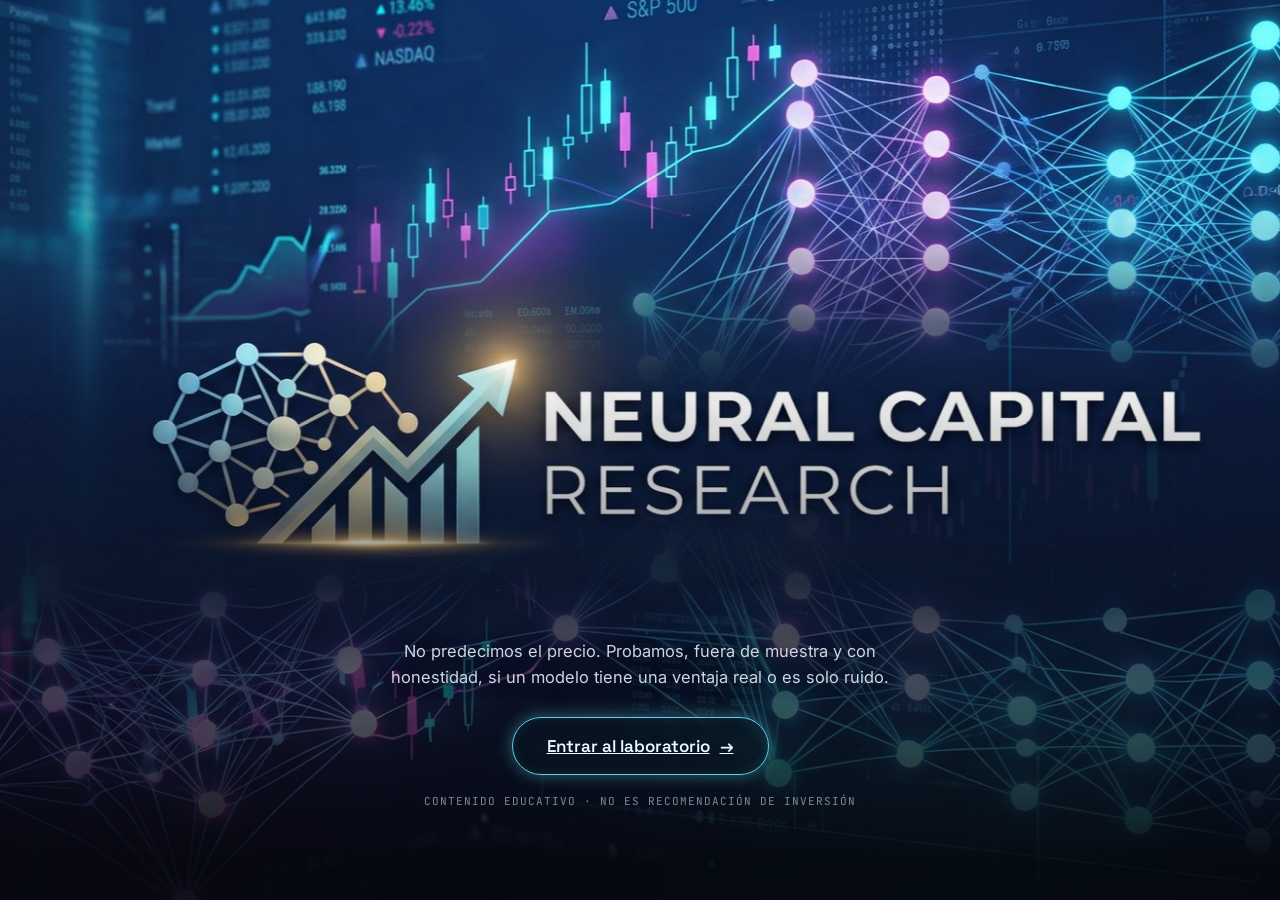
<file: index.html>
<!DOCTYPE html>
<html lang="es">
<head>
<meta charset="UTF-8">
<meta name="viewport" content="width=device-width, initial-scale=1.0">
<title>Neural Capital Research</title>
<link rel="preconnect" href="https://fonts.googleapis.com">
<link rel="preconnect" href="https://fonts.gstatic.com" crossorigin>
<link href="https://fonts.googleapis.com/css2?family=Space+Grotesk:wght@400;500;700&family=JetBrains+Mono:wght@400;500;700&family=Inter:wght@400;500&display=swap" rel="stylesheet">
<link rel="stylesheet" href="styles.css">
</head>
<body class="portada">

  <div id="intro">
    <div class="bg"></div>
    <div class="scrim"></div>
    <div class="intro-inner">
      <p class="intro-tag">No predecimos el precio. Probamos, fuera de muestra y con honestidad, si un modelo tiene una ventaja real o es solo ruido.</p>
      <a href="lab.html?id=par_oro_plata" class="enter-btn">Entrar al laboratorio <span aria-hidden="true">&rarr;</span></a>
      <p class="intro-mini">Contenido educativo &middot; no es recomendaci&oacute;n de inversi&oacute;n</p>
    </div>
  </div>

</body>
</html>
</file>
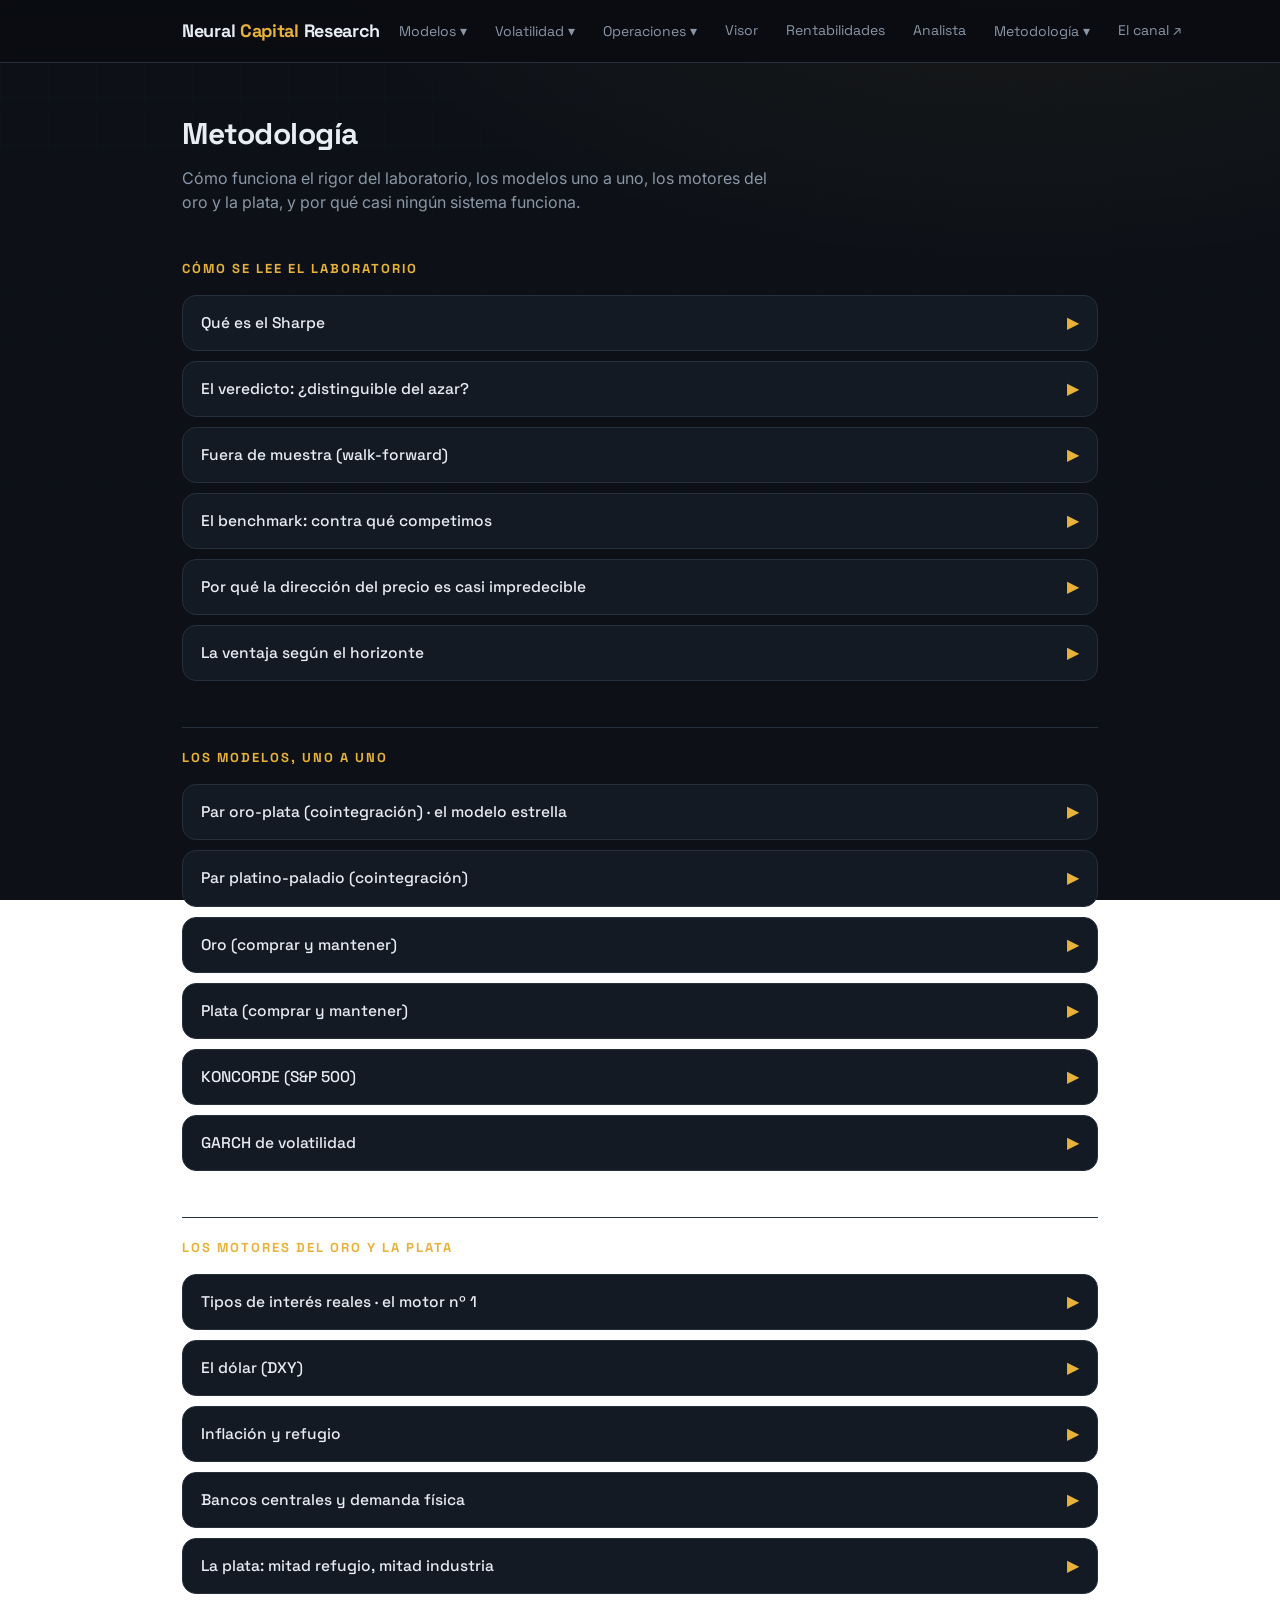
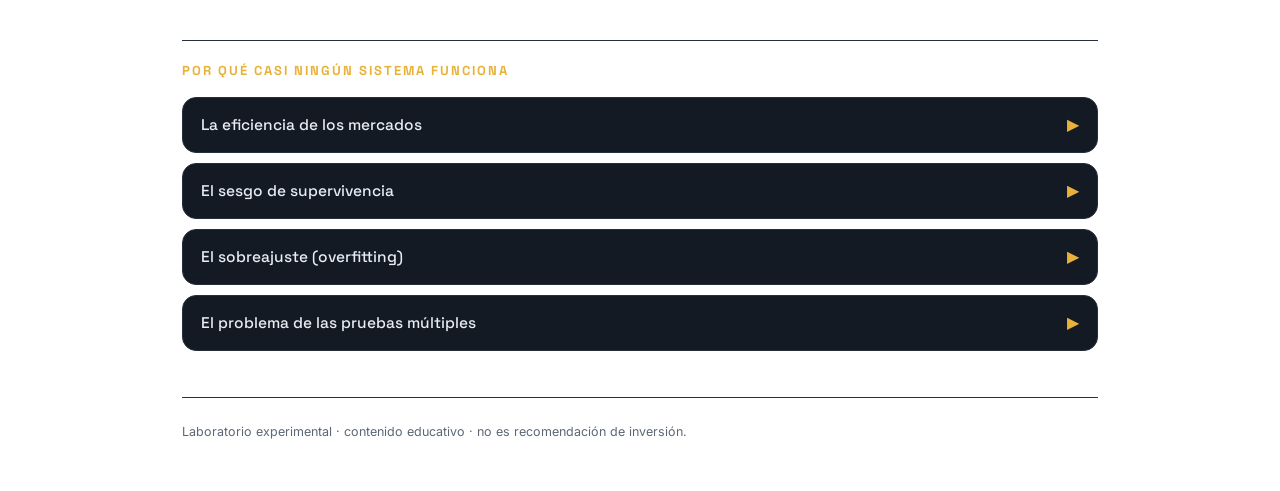
<file: metodologia.html>
<!DOCTYPE html>
<html lang="es">
<head>
<meta charset="UTF-8">
<meta name="viewport" content="width=device-width, initial-scale=1.0">
<title>Neural Capital Research &middot; metodolog&iacute;a</title>
<link rel="preconnect" href="https://fonts.googleapis.com">
<link rel="preconnect" href="https://fonts.gstatic.com" crossorigin>
<link href="https://fonts.googleapis.com/css2?family=Space+Grotesk:wght@400;500;700&family=JetBrains+Mono:wght@400;500;700&family=Inter:wght@400;500&display=swap" rel="stylesheet">
<link rel="stylesheet" href="styles.css">
</head>
<body data-page="metodologia">

  <div id="topnav"></div>

  <div class="wrap">
    <header style="padding:26px 0 4px; border:none">
      <h1 class="model-title">Metodolog&iacute;a</h1>
      <p class="tagline">C&oacute;mo funciona el rigor del laboratorio, los modelos uno a uno, los motores del oro y la plata, y por qu&eacute; casi ning&uacute;n sistema funciona.</p>
    </header>

    <section class="explain" id="explainer">


    <h2 class="sreveal" id="como-se-lee">Cómo se lee el laboratorio</h2>
    <details class="sreveal">
      <summary>Qué es el Sharpe <span class="chev">▶</span></summary>
      <div class="body">Mide la rentabilidad por unidad de riesgo asumido. Un número alto no basta: una estrategia muy rentable pero muy volátil puede tener peor Sharpe que una modesta y estable. Como guía, por encima de 1 es bueno y por encima de 2 es excelente (y sospechoso si no está muy bien validado). Es la métrica central porque pone a todos los modelos en la misma vara.</div>
    </details>
    <details class="sreveal">
      <summary>El veredicto: ¿distinguible del azar? <span class="chev">▶</span></summary>
      <div class="body">El p-valor es la probabilidad de obtener un resultado así de bueno <b>por puro azar</b>. Lo calculamos remuestreando los rendimientos por bloques (bootstrap) miles de veces, respetando su autocorrelación. Si el intervalo de confianza al 90% <b>no cruza el cero</b>, el resultado es distinguible del azar; si lo cruza, no lo es, por bonito que parezca el número. Casi ningún sitio de "señales" hace esto, y es justo lo que separa un experimento honesto del humo.</div>
    </details>
    <details class="sreveal">
      <summary>Fuera de muestra (walk-forward) <span class="chev">▶</span></summary>
      <div class="body">El modelo se evalúa solo sobre datos que <b>no ha visto</b>: se entrena con el pasado y se prueba con el futuro inmediato, avanzando en el tiempo y re-entrenándose cada mes. Es lo único que evita el autoengaño de un backtest que ya conoce el final de la película. Todas las métricas aquí son fuera de muestra y netas de comisiones.</div>
    </details>
    <details class="sreveal">
      <summary>El benchmark: contra qué competimos <span class="chev">▶</span></summary>
      <div class="body">Un modelo no compite contra cero, compite contra la alternativa fácil. Para un activo suelto, esa alternativa es comprarlo y no tocarlo (comprar y mantener). Para una estrategia neutral al mercado, como el par oro-plata, el listón es que su Sharpe sea distinguible de cero. Si un modelo no bate a su benchmark, no aporta nada aunque gane dinero: ese dinero ya lo daba el mercado gratis.</div>
    </details>
    <details class="sreveal">
      <summary>Por qué la dirección del precio es casi impredecible <span class="chev">▶</span></summary>
      <div class="body">La dirección del precio de mañana es, a efectos prácticos, casi un lanzamiento de moneda. No es magia: si hubiera una forma fácil de saber que algo va a subir, todo el mundo compraría ya hoy y el precio subiría ahora, agotando la oportunidad. Por eso el laboratorio no intenta "adivinar el precio", sino buscar los pocos rincones donde queda algo de estructura: la <b>relación entre activos</b>, la <b>volatilidad</b> y el <b>régimen de riesgo</b>.</div>
    </details>

    <details class="sreveal">
      <summary>La ventaja según el horizonte <span class="chev">▶</span></summary>
      <div class="body">Una ventaja rara vez es un sí o un no: es una curva que cambia con el plazo. Por eso cada modelo —donde tiene sentido— incluye un bloque de <b>ventaja vs horizonte</b>: medimos lo que aporta a 1 día, 1 semana, 1 mes, etc., con su intervalo de confianza. Donde la barra deja de tocar el cero, ahí sobrevive la ventaja; donde lo abraza, es indistinguible del azar. Significa cosas distintas en cada modelo —exceso de retorno en el par y en KONCORDE, mejora de la previsión en el GARCH— pero la lectura es la misma. En los benchmarks de comprar y mantener no aplica: no hay señal ni entrada condicional, solo estar siempre dentro.</div>
    </details>

    <h2 class="sreveal" id="los-modelos">Los modelos, uno a uno</h2>
    <details class="sreveal">
      <summary>Par oro-plata (cointegración) · el modelo estrella <span class="chev">▶</span></summary>
      <div class="body">El que tiene la ventaja más defendible. Oro y plata comparten casi todos sus motores (tipos reales, dólar, aversión al riesgo, demanda monetaria), así que el ratio entre sus precios tiende a oscilar alrededor de una media en lugar de irse a cualquier sitio. Cuando el ratio se estira mucho (test de cointegración de Engle-Granger, reversión de Ornstein-Uhlenbeck), apostamos a que vuelve: comprar el metal barato y vender el caro. <b>No es una predicción de hacia dónde va el oro</b>, es una apuesta a que la relación entre los dos se normaliza. Riesgo: la cointegración puede romperse si cambia el régimen, p. ej. un shock industrial que solo afecte a la plata.</div>
    </details>

    <details class="sreveal">
      <summary>Par platino-paladio (cointegración) <span class="chev">▶</span></summary>
      <div class="body">El mismo motor de reversión a la media, sobre los dos metales del grupo del platino. Su relación tiene una base económica fuerte y distinta a la del oro-plata: ambos van en los catalizadores de los coches y son <b>sustituibles</b> entre sí, así que cuando uno se encarece la industria migra al otro, atando sus precios. Es una hipótesis genuina, no una validación: el test de cointegración decide si opera o se queda fuera, igual que el oro-plata. Riesgo propio: el giro hacia el coche eléctrico (que no lleva catalizador) puede debilitar esa relación con el tiempo.</div>
    </details>
    <details class="sreveal">
      <summary>Oro (comprar y mantener) <span class="chev">▶</span></summary>
      <div class="body">El oro como referencia. No genera flujo de caja: ni dividendos ni cupones. Su precio lo mandan sobre todo los <b>tipos de interés reales</b> (lo que rinde un bono por encima de la inflación): si suben, tener oro "cuesta" más en coste de oportunidad y tiende a caer; si bajan o se vuelven negativos, el oro brilla. Es el motivo de que sea refugio en crisis pero un activo plano en épocas de tipos altos.</div>
    </details>
    <details class="sreveal">
      <summary>Plata (comprar y mantener) <span class="chev">▶</span></summary>
      <div class="body">Se parece al oro pero con esteroides: su caída máxima y su volatilidad casi doblan las del oro. La razón es que la plata es <b>mitad refugio, mitad metal industrial</b> (paneles solares, electrónica), así que sufre tanto los vaivenes financieros como los del ciclo económico. Más recorrido al alza, pero también sustos mucho mayores.</div>
    </details>
    <details class="sreveal">
      <summary>KONCORDE (S&P 500) <span class="chev">▶</span></summary>
      <div class="body">Indicador técnico de volumen (familia Blai5) que intenta distinguir cuándo entran las "manos fuertes" (dinero institucional) frente a las "débiles", combinando RSI, MFI, estocástico, Bollinger y los índices de volumen NVI/PVI, con un filtro de régimen alcista de Fosback. Lo operamos <b>como dicta el propio indicador</b>: <b>compra</b> cuando el "marrón" cruza su media al alza (con el régimen del mercado alcista) y <b>vende</b> cuando el marrón cruza su media a la baja. Lo medimos <b>en vivo</b> (forward-test), no con un backtest histórico, porque backtestear los componentes actuales del S&P 500 metería sesgo de supervivencia. Aviso honesto: el propio Fosback advirtió que el análisis fino del volumen por valor es de lo menos fiable; aquí está precisamente para comprobarlo con datos limpios.</div>
    </details>
    <details class="sreveal">
      <summary>GARCH de volatilidad <span class="chev">▶</span></summary>
      <div class="body">La dirección es casi impredecible, pero la <b>volatilidad</b> (el tamaño de los movimientos) no: los días movidos se agrupan con los movidos y los tranquilos con los tranquilos. Eso es lo que captura un modelo GARCH, y le valió el Nobel a Robert Engle. No te dice si el oro sube o baja, sino si vienen días de sustos. Aquí preve la volatilidad del oro a un día y se mide, fuera de muestra, si esa previsión bate a un baseline ingenuo (la volatilidad de los últimos días). Es el contraste honesto del laboratorio: en dirección no hay ventaja, pero en volatilidad <b>sí</b> hay estructura que aprovechar para gestionar riesgo.</div>
    </details>

    <h2 class="sreveal" id="motores">Los motores del oro y la plata</h2>
    <details class="sreveal">
      <summary>Tipos de interés reales · el motor nº 1 <span class="chev">▶</span></summary>
      <div class="body">El "tipo real" es lo que rinde un bono del Tesoro por encima de la inflación esperada. Como el oro no paga intereses, cuando los bonos reales rinden mucho guardar oro sale caro en coste de oportunidad y su precio sufre; cuando los tipos reales caen o se vuelven negativos, el oro brilla. Es la relación más estable de todo el complejo de metales.</div>
    </details>
    <details class="sreveal">
      <summary>El dólar (DXY) <span class="chev">▶</span></summary>
      <div class="body">El oro cotiza en dólares en todo el mundo, así que suele moverse en sentido contrario al billete verde. Un dólar débil abarata el oro para el resto del planeta y empuja su demanda; un dólar fuerte hace lo contrario. No es una ley de hierro, pero es una de las correlaciones más fiables del mercado.</div>
    </details>
    <details class="sreveal">
      <summary>Inflación y refugio <span class="chev">▶</span></summary>
      <div class="body">El oro se usa como cobertura frente a la pérdida de poder adquisitivo. Pero ojo: importa más la inflación <b>esperada</b> que la pasada, y sobre todo importa en relación con los tipos. Una inflación alta con tipos aún más altos puede ser mala para el oro. Por eso lo que de verdad manda es el tipo real, que junta ambas cosas.</div>
    </details>
    <details class="sreveal">
      <summary>Bancos centrales y demanda física <span class="chev">▶</span></summary>
      <div class="body">En los últimos años, las compras masivas de oro por parte de bancos centrales (diversificando reservas fuera del dólar) han sido un motor de fondo importante: retiran oro físico del mercado y sostienen el precio. Es demanda estructural, lenta y poco sensible al precio, muy distinta de la especulativa.</div>
    </details>
    <details class="sreveal">
      <summary>La plata: mitad refugio, mitad industria <span class="chev">▶</span></summary>
      <div class="body">Lo que separa a la plata del oro es su pata industrial: más de la mitad de la demanda de plata es para fabricar cosas (sobre todo paneles fotovoltaicos, además de electrónica y contactos). Eso la ata al ciclo económico y a temas como la transición energética, y explica por qué amplifica los movimientos del oro y por qué el ratio oro/plata se mueve.</div>
    </details>

    <h2 class="sreveal" id="fallos">Por qué casi ningún sistema funciona</h2>
    <details class="sreveal">
      <summary>La eficiencia de los mercados <span class="chev">▶</span></summary>
      <div class="body">La hipótesis del mercado eficiente dice que el precio ya incorpora la información conocida, así que ganar de forma sistemática con información pública es muy difícil. No es perfecta (existen anomalías), pero como punto de partida es brutalmente útil: te obliga a <b>demostrar</b> que tu ventaja es real en vez de darla por hecha. Casi todo lo que parece ventaja es ruido con suerte.</div>
    </details>
    <details class="sreveal">
      <summary>El sesgo de supervivencia <span class="chev">▶</span></summary>
      <div class="body">El error más común de los backtests bonitos. Si pruebas una estrategia sobre las empresas que <b>hoy</b> están en el índice, eliges a posteriori a las que sobrevivieron; las que quebraron o salieron ni aparecen. Eso infla los resultados artificialmente. Por eso el KONCORDE aquí se mide en vivo, no hacia atrás.</div>
    </details>
    <details class="sreveal">
      <summary>El sobreajuste (overfitting) <span class="chev">▶</span></summary>
      <div class="body">Si pruebas suficientes variantes de un modelo, alguna encajará de maravilla en el pasado por pura casualidad, como una llave que solo abre una cerradura concreta. Eso es sobreajuste, y se desvanece en cuanto llegan datos nuevos. La defensa es el walk-forward y mantener los modelos simples y con lógica detrás, no buscar el que mejor "queda" en el gráfico.</div>
    </details>
    <details class="sreveal">
      <summary>El problema de las pruebas múltiples <span class="chev">▶</span></summary>
      <div class="body">Relacionado: si lanzas 40 estrategias, por azar unas dos darán un p-valor del 5% aunque ninguna sirva. Es el mismo motivo por el que, si haces suficientes análisis, aparecen "correlaciones" absurdas. Lo serio es corregir por el número de pruebas (Sharpe deflactado, reality checks) antes de creerse un resultado. Aquí preferimos pocos modelos con fundamento a muchos a ver cuál suena.</div>
    </details>

  
    </section>

    <footer><div>Laboratorio experimental &middot; contenido educativo &middot; no es recomendaci&oacute;n de inversi&oacute;n.</div></footer>
  </div>

  <script src="app.js"></script>
</body>
</html>
</file>
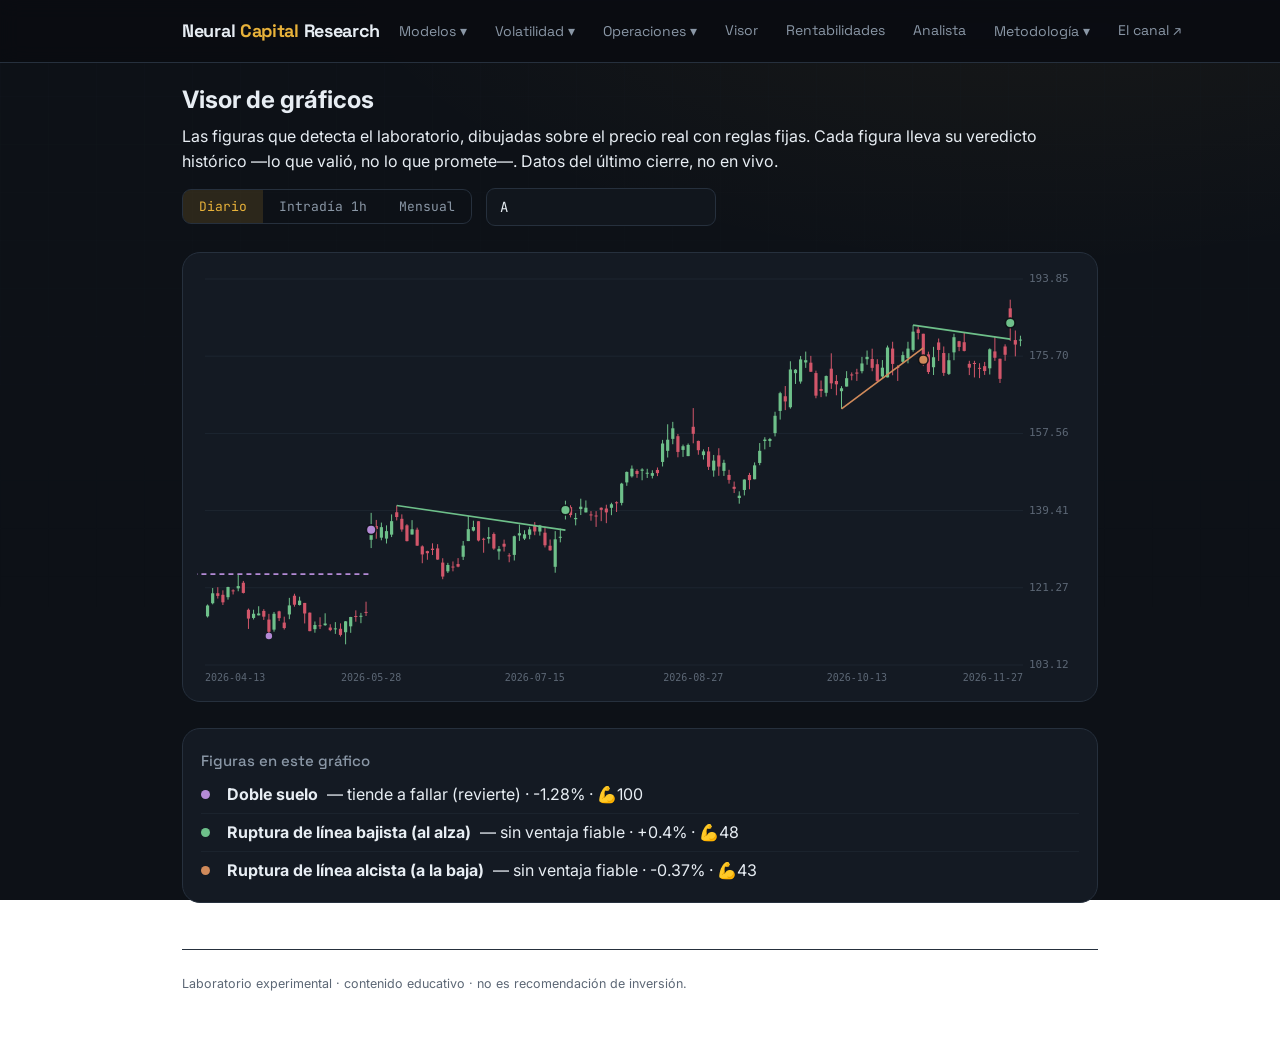
<file: visor.html>
<!DOCTYPE html>
<html lang="es">
<head>
<meta charset="UTF-8">
<meta name="viewport" content="width=device-width, initial-scale=1.0">
<title>Neural Capital Research &middot; visor de gráficos</title>
<link rel="preconnect" href="https://fonts.googleapis.com">
<link rel="preconnect" href="https://fonts.gstatic.com" crossorigin>
<link href="https://fonts.googleapis.com/css2?family=Space+Grotesk:wght@400;500;700&family=JetBrains+Mono:wght@400;500;700&family=Inter:wght@400;500&display=swap" rel="stylesheet">
<link rel="stylesheet" href="styles.css">
</head>
<body data-page="visor">

  <div id="topnav"></div>

  <div class="wrap">
    <div class="meta" id="meta" style="margin-top:18px"></div>
    <div class="aviso" id="aviso" style="display:none"><span id="aviso-txt"></span></div>
    <div id="app">cargando&hellip;</div>
    <footer><div>Laboratorio experimental &middot; contenido educativo &middot; no es recomendaci&oacute;n de inversi&oacute;n.</div></footer>
  </div>

  <script src="app.js"></script>
</body>
</html>
</file>
<file: styles.css>
:root{
    --ink:#0d1117; --panel:#141a23; --panel2:#1b232e; --line:#26303d;
    --text:#e7edf3; --muted:#8a97a6; --faint:#5c6775;
    --oro:#e8b23a; --oro-dim:#7a6224;
    --si:#5fb7c4; --good:#4ec98a; --warn:#e0823c; --bad:#d2566a;
    --r:14px;
  }
  *{box-sizing:border-box;margin:0;padding:0}
  html{scroll-behavior:smooth}
  body{
    background:
      radial-gradient(1200px 600px at 80% -10%, rgba(232,178,58,.06), transparent 60%),
      linear-gradient(var(--ink),var(--ink));
    color:var(--text); font-family:'Inter',system-ui,sans-serif;
    line-height:1.55; min-height:100vh;
    background-attachment:fixed;
  }
  /* fina rejilla de plano técnico */
  body::before{
    content:""; position:fixed; inset:0; pointer-events:none; z-index:0; opacity:.5;
    background-image:
      linear-gradient(rgba(38,48,61,.25) 1px, transparent 1px),
      linear-gradient(90deg, rgba(38,48,61,.25) 1px, transparent 1px);
    background-size:48px 48px;
    mask-image:linear-gradient(180deg, rgba(0,0,0,.6), transparent 70%);
  }
  .wrap{max-width:960px; margin:0 auto; padding:0 22px; position:relative; z-index:1}

  /* cabecera */
  header{padding:30px 0 22px; border-bottom:1px solid var(--line)}
  .hero{display:block; width:100%; height:auto; border-radius:16px; border:1px solid var(--line); margin-bottom:14px}
  .sr-only{position:absolute; width:1px; height:1px; padding:0; margin:-1px; overflow:hidden; clip:rect(0,0,0,0); border:0}
  .brand{display:flex; align-items:baseline; gap:14px; flex-wrap:wrap}
  .logo{
    font-family:'Space Grotesk',sans-serif; font-weight:700; font-size:30px;
    letter-spacing:-.5px; color:var(--text);
  }
  .logo b{color:var(--oro)}
  .eyebrow{
    font-family:'JetBrains Mono',monospace; font-size:11px; letter-spacing:2px;
    text-transform:uppercase; color:var(--faint);
  }
  .tagline{color:var(--muted); margin-top:8px; max-width:60ch}
  .meta{font-family:'JetBrains Mono',monospace; font-size:12px; color:var(--faint); margin-top:12px}

  /* aviso honesto */
  .aviso{
    margin:22px 0; padding:13px 16px; border-radius:var(--r);
    border:1px solid var(--oro-dim); background:rgba(232,178,58,.06);
    font-size:13.5px; color:#f0dca8; display:flex; gap:11px; align-items:flex-start;
  }
  .aviso svg{flex:0 0 auto; margin-top:2px}
  .badge-syn{
    display:inline-block; font-family:'JetBrains Mono',monospace; font-size:11px;
    letter-spacing:1px; text-transform:uppercase; color:var(--ink); background:var(--warn);
    padding:3px 9px; border-radius:6px; margin-bottom:10px; font-weight:700;
  }

  /* selector */
  .picker{margin:30px 0 8px}
  .picker label{font-family:'JetBrains Mono',monospace; font-size:11px; letter-spacing:1.5px; text-transform:uppercase; color:var(--muted); display:block; margin-bottom:9px}
  select{
    width:100%; appearance:none; background:var(--panel2); color:var(--text);
    border:1px solid var(--line); border-radius:var(--r); padding:14px 44px 14px 16px;
    font-family:'Space Grotesk',sans-serif; font-size:17px; font-weight:500; cursor:pointer;
    background-image:url("data:image/svg+xml,%3Csvg xmlns='http://www.w3.org/2000/svg' width='14' height='14' fill='none' stroke='%238a97a6' stroke-width='2'%3E%3Cpath d='M2 4l5 6 5-6'/%3E%3C/svg%3E");
    background-repeat:no-repeat; background-position:right 16px center;
  }
  select:focus-visible{outline:2px solid var(--oro); outline-offset:2px}
  .tipo{font-family:'JetBrains Mono',monospace; font-size:12px; color:var(--si); margin-top:10px}

  /* ---- SIGNATURE: veredicto de significancia ---- */
  .verdict{
    margin-top:26px; background:linear-gradient(180deg,var(--panel),var(--panel2));
    border:1px solid var(--line); border-radius:18px; padding:26px 26px 30px;
  }
  .verdict-top{display:flex; justify-content:space-between; align-items:flex-end; gap:18px; flex-wrap:wrap}
  .sharpe-big{font-family:'JetBrains Mono',monospace; font-weight:700; font-size:60px; line-height:.9; letter-spacing:-2px}
  .sharpe-lab{font-family:'JetBrains Mono',monospace; font-size:11px; letter-spacing:2px; text-transform:uppercase; color:var(--faint); margin-top:6px}
  .verdict-tag{
    font-family:'JetBrains Mono',monospace; font-size:13px; font-weight:700; letter-spacing:.5px;
    padding:8px 14px; border-radius:9px; white-space:nowrap;
  }
  .v-good{color:var(--good); background:rgba(78,201,138,.1); border:1px solid rgba(78,201,138,.35)}
  .v-bad{color:var(--warn); background:rgba(224,130,60,.1); border:1px solid rgba(224,130,60,.35)}

  /* recta numérica del IC90 frente al cero */
  .numline{margin-top:30px}
  .nl-track{position:relative; height:64px}
  .nl-axis{position:absolute; top:34px; left:0; right:0; height:2px; background:var(--line)}
  .nl-zero{position:absolute; top:14px; bottom:0; width:2px; background:var(--text); opacity:.55}
  .nl-zero span{position:absolute; top:-20px; left:50%; transform:translateX(-50%); font-family:'JetBrains Mono',monospace; font-size:11px; color:var(--muted)}
  .nl-ci{position:absolute; top:28px; height:14px; border-radius:7px; opacity:.9; transition:width .8s cubic-bezier(.2,.8,.2,1)}
  .nl-pt{position:absolute; top:21px; width:3px; height:28px; background:var(--text); border-radius:2px}
  .nl-labels{position:relative; margin-top:8px; height:16px}
  .nl-labels span{position:absolute; transform:translateX(-50%); font-family:'JetBrains Mono',monospace; font-size:11px; color:var(--faint)}
  .nl-cap{font-size:12.5px; color:var(--muted); margin-top:18px}
  .nl-cap b{color:var(--text); font-family:'JetBrains Mono',monospace}

  /* tarjetas de métricas */
  .grid{display:grid; grid-template-columns:repeat(3,1fr); gap:12px; margin-top:14px}
  .card{background:var(--panel); border:1px solid var(--line); border-radius:var(--r); padding:16px 17px}
  .card .k{font-family:'JetBrains Mono',monospace; font-size:10.5px; letter-spacing:1.5px; text-transform:uppercase; color:var(--faint)}
  .card .v{font-family:'JetBrains Mono',monospace; font-size:24px; font-weight:700; margin-top:7px}
  .card .v.neg{color:var(--bad)} .card .v.pos{color:var(--good)}

  /* diagnóstico */
  .diag{margin-top:12px; display:flex; gap:10px; flex-wrap:wrap}
  .chip{font-family:'JetBrains Mono',monospace; font-size:12px; color:var(--muted); background:var(--panel); border:1px solid var(--line); padding:8px 12px; border-radius:9px}
  .chip b{color:var(--text)}

  /* gráfico */
  .chartbox{margin-top:26px; background:var(--panel); border:1px solid var(--line); border-radius:18px; padding:20px 18px 14px}
  .chartbox h3{font-family:'Space Grotesk',sans-serif; font-size:15px; font-weight:500; color:var(--muted); margin-bottom:4px}
  .chartbox .ch-sub{font-size:12.5px; color:var(--faint); margin-bottom:14px}
  .canvas-h{position:relative; height:300px}

  /* explicaciones */
  .explain{margin:40px 0 10px}
  .explain h2{font-family:'Space Grotesk',sans-serif; font-size:13px; letter-spacing:2px; text-transform:uppercase; color:var(--oro); margin:46px 0 16px; padding-top:20px; border-top:1px solid var(--line)}
  .explain > h2:first-of-type{margin-top:6px; padding-top:0; border-top:none}
  details{border:1px solid var(--line); border-radius:var(--r); margin-bottom:10px; background:var(--panel); overflow:hidden}
  summary{padding:15px 18px; cursor:pointer; font-family:'Space Grotesk',sans-serif; font-weight:500; font-size:15.5px; list-style:none; display:flex; justify-content:space-between; align-items:center}
  summary::-webkit-details-marker{display:none}
  summary .chev{color:var(--oro); transition:transform .25s}
  details[open] summary .chev{transform:rotate(90deg)}
  details .body{padding:0 18px 18px; color:var(--muted); font-size:14px}
  details .body b{color:var(--text)}

  @keyframes accOpen{from{opacity:0; transform:translateY(-6px)} to{opacity:1; transform:none}}
  details[open] .body{animation:accOpen .28s ease}
  .sreveal{opacity:0; transform:translateY(16px); transition:opacity .55s ease, transform .55s ease}
  .sreveal.in{opacity:1; transform:none}

  .opsbox{margin-top:18px; border:1px solid var(--line); border-radius:18px; padding:22px 24px; background:var(--panel)}
  .opsbox h3{font-family:'Space Grotesk',sans-serif; font-size:16px; margin:0 0 4px; color:var(--text)}
  .ops-scroll{max-height:420px; overflow:auto; margin-top:14px; border-radius:10px}
  table.ops{width:100%; border-collapse:collapse; font-family:'JetBrains Mono',monospace; font-size:12.5px}
  table.ops th{position:sticky; top:0; background:var(--panel); text-align:left; color:var(--faint); font-weight:500; text-transform:uppercase; letter-spacing:1px; font-size:10px; padding:9px 12px; border-bottom:1px solid var(--line)}
  table.ops td{padding:9px 12px; border-bottom:1px solid rgba(38,48,61,.55); color:var(--text); white-space:nowrap}
  table.ops tr:last-child td{border-bottom:none}
  table.ops td.pos{color:var(--good)} table.ops td.neg{color:var(--bad)}
  table.ops td.est-obs{color:var(--oro)} table.ops td.est-cerr{color:var(--muted)}
  table.ops .ops-empty{color:var(--faint); text-align:center; padding:22px 12px}

  footer{border-top:1px solid var(--line); margin-top:46px; padding:24px 0 50px; color:var(--faint); font-size:12.5px}
  footer a{color:var(--muted)}

  .empty{margin-top:40px; padding:30px; border:1px dashed var(--line); border-radius:18px; text-align:center; color:var(--muted)}
  .empty b{color:var(--text); display:block; margin-bottom:6px; font-family:'Space Grotesk',sans-serif; font-size:17px}

  /* portada / entrada: la imagen ES el fondo, a pantalla completa y animada */
  body.intro-open{overflow:hidden}
  #intro{position:fixed; inset:0; z-index:100; overflow:hidden; background:#05070d;
    display:flex; flex-direction:column; align-items:center; justify-content:flex-end;
    transition:opacity .6s ease}
  #intro .bg{position:absolute; inset:-8%; z-index:0; will-change:transform;
    background:url('assets/banner.jpg') center/cover no-repeat;
    animation:kenburns 32s ease-in-out infinite alternate}
  #intro .scrim{position:absolute; inset:0; z-index:1; pointer-events:none;
    background:linear-gradient(to top, rgba(5,7,13,.94) 4%, rgba(5,7,13,.45) 34%, rgba(5,7,13,0) 60%)}
  #intro.hidden{opacity:0; pointer-events:none}
  .intro-inner{position:relative; z-index:2; text-align:center; max-width:680px; width:100%;
    padding:0 24px 10vh; animation:introIn 1s ease both}
  .intro-tag{color:#cbd6e2; margin:0 auto; max-width:50ch; font-size:16.5px; text-shadow:0 2px 16px rgba(0,0,0,.6)}
  .enter-btn{margin-top:26px; cursor:pointer; font-family:'Space Grotesk',sans-serif; font-weight:600; font-size:17px;
    color:#e8fbff; background:rgba(8,22,34,.5); border:1.5px solid #5fd0e6; border-radius:40px;
    padding:15px 34px; display:inline-flex; align-items:center; gap:10px;
    -webkit-backdrop-filter:blur(4px); backdrop-filter:blur(4px);
    box-shadow:0 0 16px rgba(95,208,230,.45), inset 0 0 12px rgba(95,208,230,.12);
    transition:transform .2s ease, box-shadow .2s ease; animation:glow 2.8s ease-in-out infinite}
  .enter-btn span{transition:transform .2s ease}
  .enter-btn:hover{transform:translateY(-2px); box-shadow:0 0 30px rgba(95,208,230,.85), inset 0 0 16px rgba(95,208,230,.22)}
  .enter-btn:hover span{transform:translateX(4px)}
  .enter-btn:focus-visible{outline:2px solid #fff; outline-offset:3px}
  .intro-mini{margin-top:18px; font-family:'JetBrains Mono',monospace; font-size:11px; letter-spacing:1px; color:#7d8a99; text-transform:uppercase}
  @keyframes glow{0%,100%{box-shadow:0 0 14px rgba(95,208,230,.4), inset 0 0 10px rgba(95,208,230,.12)} 50%{box-shadow:0 0 28px rgba(95,208,230,.8), inset 0 0 16px rgba(95,208,230,.22)}}
  @keyframes kenburns{from{transform:scale(1.02) translate(0,0)} to{transform:scale(1.14) translate(-2.5%, -2%)}}
  @keyframes introIn{from{opacity:0; transform:translateY(14px)}to{opacity:1; transform:none}}

  .reveal{opacity:0; transform:translateY(10px); transition:opacity .5s ease, transform .5s ease}
  .reveal.in{opacity:1; transform:none}

  @media (max-width:640px){
    .grid{grid-template-columns:repeat(2,1fr)}
    .sharpe-big{font-size:48px}
    .logo{font-size:24px}
  }
  @media (prefers-reduced-motion:reduce){
    *{transition:none!important; animation:none!important; scroll-behavior:auto!important}
    .reveal{opacity:1; transform:none}
    .sreveal{opacity:1; transform:none}
  }

  /* ===== barra de navegación (páginas internas) ===== */
  .topnav{position:sticky; top:0; z-index:50; background:rgba(10,13,18,.92);
    -webkit-backdrop-filter:blur(10px); backdrop-filter:blur(10px); border-bottom:1px solid var(--line)}
  .nav-inner{max-width:960px; margin:0 auto; padding:0 22px; height:62px; display:flex; align-items:center; gap:6px}
  .nav-logo{font-family:'Space Grotesk',sans-serif; font-weight:700; font-size:18px; color:var(--text);
    text-decoration:none; letter-spacing:-.3px; margin-right:auto; white-space:nowrap}
  .nav-logo b{color:var(--oro)}
  .nav-menu{display:flex; align-items:center; gap:2px}
  .nav-item{position:relative}
  .nav-trigger,.nav-link{font-family:'Space Grotesk',sans-serif; font-size:14px; color:var(--muted);
    background:none; border:none; cursor:pointer; padding:9px 13px; border-radius:9px; text-decoration:none;
    display:inline-block; white-space:nowrap}
  .nav-trigger:hover,.nav-link:hover,.nav-item:hover .nav-trigger,.nav-item:focus-within .nav-trigger{color:var(--text); background:var(--panel)}
  .nav-drop{position:absolute; top:calc(100% - 2px); left:0; min-width:215px; background:var(--panel2);
    border:1px solid var(--line); border-radius:12px; padding:7px; display:none; flex-direction:column; gap:1px;
    box-shadow:0 16px 44px rgba(0,0,0,.55)}
  .nav-item:hover .nav-drop,.nav-item:focus-within .nav-drop{display:flex}
  .nav-drop a{color:var(--muted); text-decoration:none; font-size:14px; padding:9px 12px; border-radius:8px; white-space:nowrap}
  .nav-drop a:hover{color:var(--text); background:var(--panel)}
  .nav-drop a.active{color:var(--oro)}
  .nav-disabled{color:var(--faint); font-size:13px; padding:9px 12px; font-style:italic}
  .model-title{font-family:'Space Grotesk',sans-serif; font-size:30px; font-weight:700; letter-spacing:-.5px; margin:22px 0 2px; color:var(--text)}
  body.portada{overflow:hidden}
  @media (max-width:760px){
    .nav-inner{flex-wrap:wrap; height:auto; padding:10px 12px; gap:2px}
    .nav-logo{flex-basis:100%; margin:0 0 6px; font-size:16px}
    .nav-trigger,.nav-link{padding:8px 10px; font-size:13px}
    .model-title{font-size:24px}
  }

/* Leyenda del panel de volatilidad de metales */
.lg-row{display:flex;flex-wrap:wrap;gap:16px;margin:10px 0 6px}
.lg{display:inline-flex;align-items:center;gap:7px;font-family:'JetBrains Mono',monospace;font-size:12px;color:#8a97a6}
.lg i{width:15px;height:3px;border-radius:2px;display:inline-block}
.dot{width:9px;height:9px;border-radius:50%;display:inline-block;margin-right:8px;vertical-align:middle}

/* ---------- Visor de gráficos ---------- */
.visor-head{ margin:18px 0 14px; }
.visor-head .ch-title{ margin-bottom:6px; }
.visor-controls{ display:flex; gap:14px; align-items:center; flex-wrap:wrap; margin-bottom:14px; }
.tf-toggle{ display:inline-flex; border:1px solid var(--line,#26303d); border-radius:9px; overflow:hidden; }
.tf-btn{ background:transparent; color:#8a97a6; border:0; padding:8px 16px; font-family:'JetBrains Mono',monospace; font-size:13px; cursor:pointer; }
.tf-btn.active{ background:rgba(232,178,58,.14); color:var(--oro,#e8b23a); }
.tk-combo{ position:relative; min-width:200px; }
.tk-combo input{ width:100%; box-sizing:border-box; background:#11161d; color:#e6edf3; border:1px solid var(--line,#26303d); border-radius:9px; padding:9px 13px; font-family:'JetBrains Mono',monospace; font-size:14px; outline:none; }
.tk-combo input:focus{ border-color:var(--oro,#e8b23a); }
.tk-list{ position:absolute; z-index:30; top:calc(100% + 5px); left:0; right:0; max-height:280px; overflow-y:auto; background:#0e131a; border:1px solid var(--line,#26303d); border-radius:9px; box-shadow:0 12px 30px rgba(0,0,0,.5); }
.tk-opt{ padding:8px 13px; font-family:'JetBrains Mono',monospace; font-size:14px; color:#cdd6e0; cursor:pointer; }
.tk-opt:hover, .tk-opt.hl{ background:rgba(232,178,58,.14); color:var(--oro,#e8b23a); }
.tk-opt.sel{ color:var(--oro,#e8b23a); }
.tk-empty{ padding:8px 13px; color:#5c6775; font-family:'JetBrains Mono',monospace; font-size:13px; }
.visor-canvas-wrap{ width:100%; }
.visor-canvas-wrap canvas{ display:block; width:100%; }
.vf-row{ display:flex; align-items:center; gap:9px; padding:6px 0; border-bottom:1px solid rgba(38,48,61,.4); }
.vf-row:last-child{ border-bottom:0; }

/* ---------- Panel de rentabilidades ---------- */
.spark{ display:block; }
table.rent td{ vertical-align:middle; padding:11px 12px; }
table.rent td .est-obs{ font-size:12px; margin-top:2px; }
td.mono{ font-family:'JetBrains Mono',monospace; font-size:15px; color:#e6edf3; }
table.rent a{ color:inherit; text-decoration:none; }
table.rent a:hover{ color:var(--oro,#e8b23a); }
</file>
